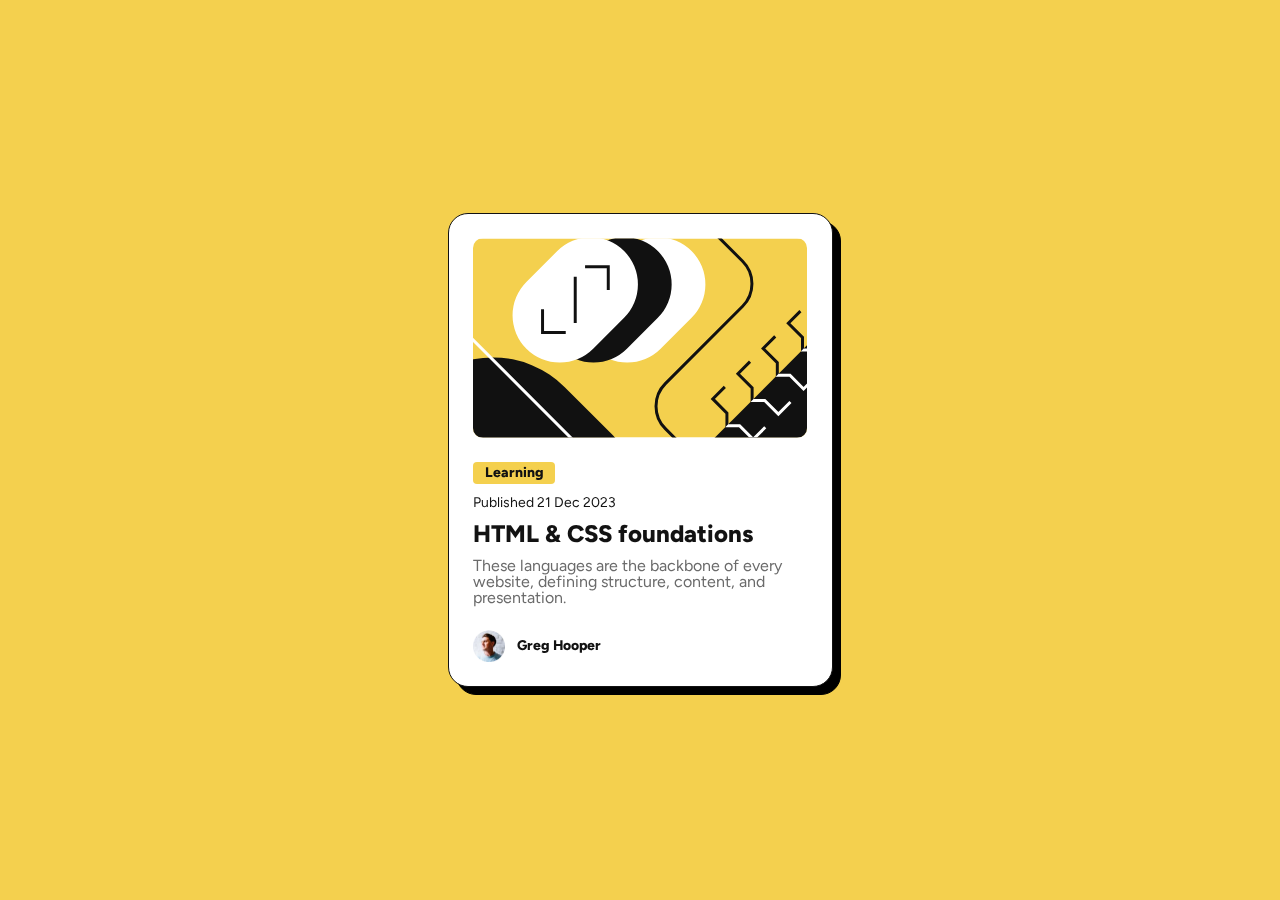
<file: Newbie-Challenges/blog-preview-card-main/index.html>
<!DOCTYPE html>
<html lang="en">
  <head>
    <meta charset="UTF-8" />
    <meta name="viewport" content="width=device-width, initial-scale=1.0" />

    <link
      rel="icon"
      type="image/png"
      sizes="32x32"
      href="./assets/images/favicon-32x32.png" />
    <link rel="stylesheet" href="./css/reset.css" />
    <link rel="stylesheet" href="./css/styles.css" />

    <title>Frontend Mentor | Blog preview card</title>
  </head>
  <body>
    <div class="container">
      <div class="card">
        <img
          class="blog__image"
          src="./assets/images/illustration-article.svg"
          alt="Illustration of a blog post" />
        <div class="content">
          <p class="content__category">Learning</p>
          <p class="content__published-date">Published 21 Dec 2023</p>
          <h1 class="content__title"><a href="#">HTML & CSS foundations</a></h1>
          <p class="content__description">
            These languages are the backbone of every website, defining
            structure, content, and presentation.
          </p>
          <div class="author">
            <img
              src="./assets/images/image-avatar.webp"
              alt="Image of Greg Hooper"
              class="author__img" />
            <div class="author__name">Greg Hooper</div>
          </div>
        </div>
      </div>
    </div>

    <!-- <div class="attribution">
      Challenge by
      <a href="https://www.frontendmentor.io?ref=challenge" target="_blank"
        >Frontend Mentor</a
      >. Coded by <a href="#">Your Name Here</a>.
    </div> -->
  </body>
</html>
</file>
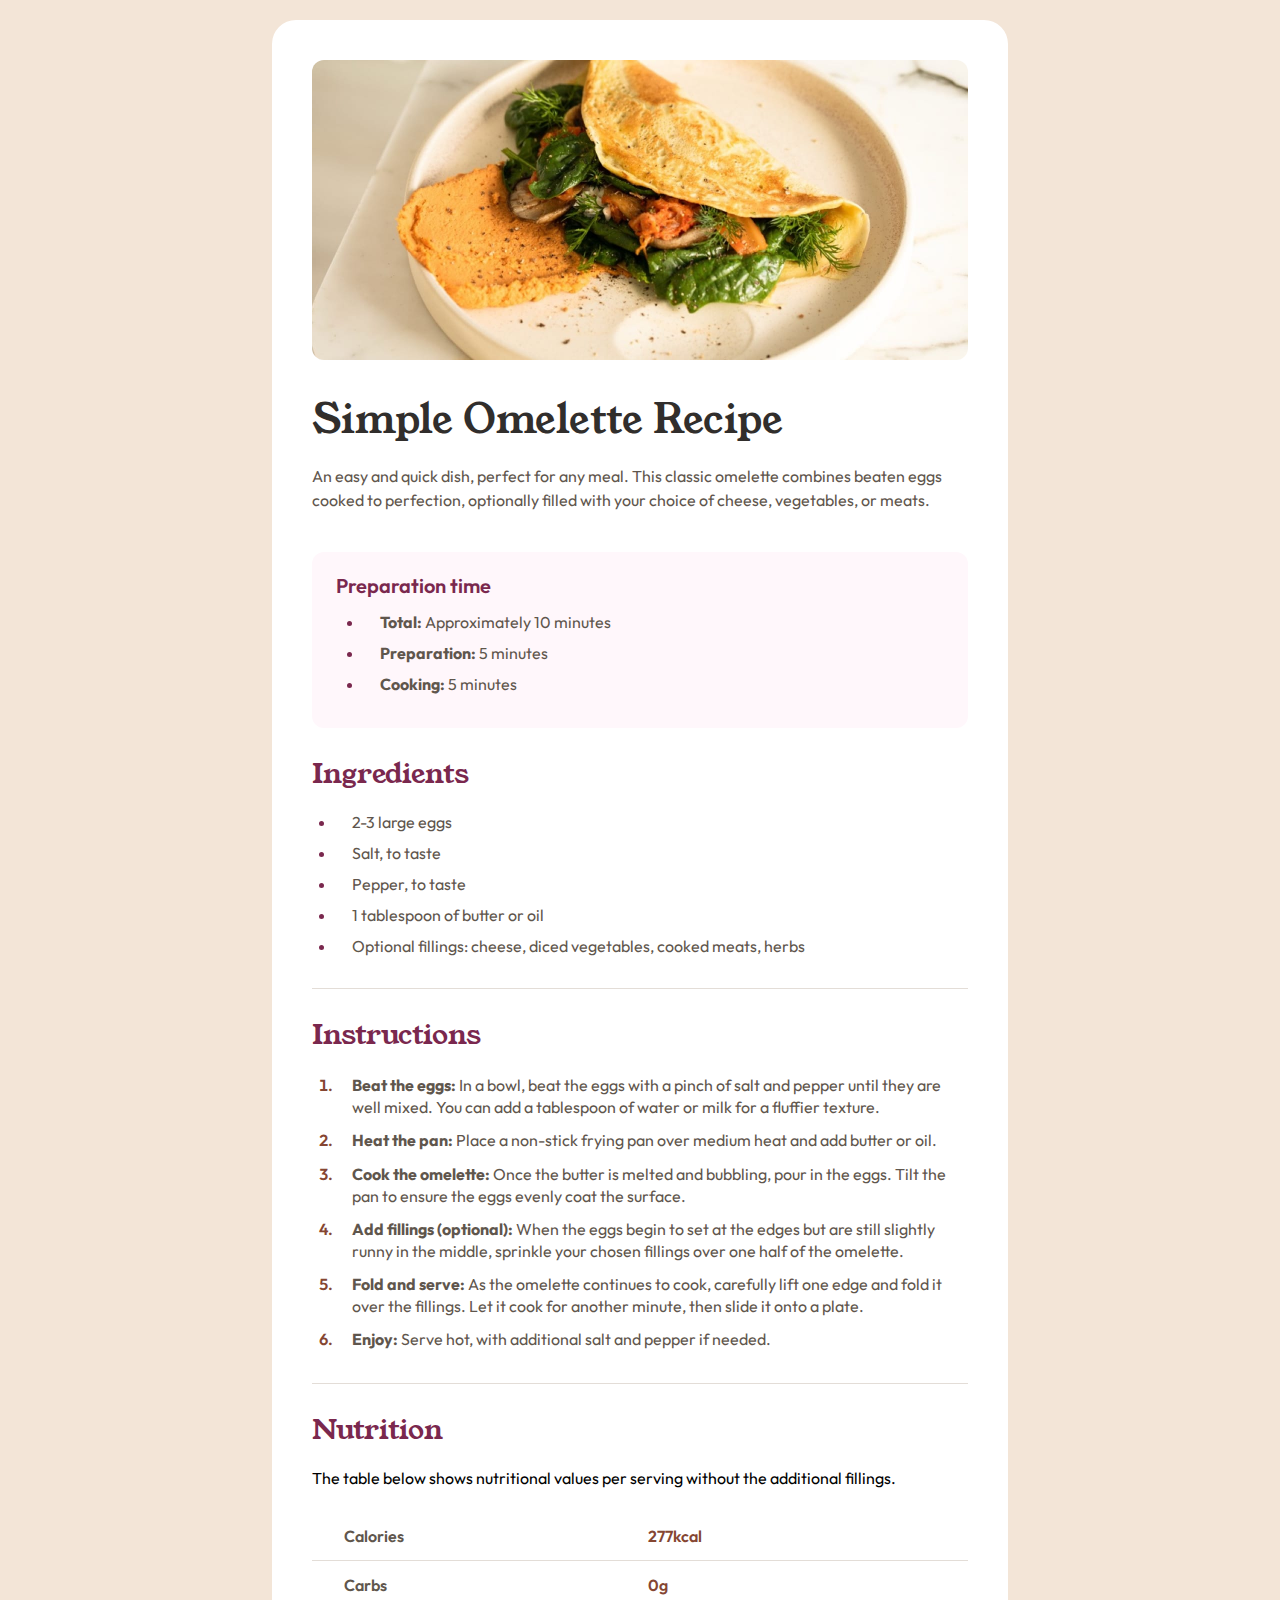
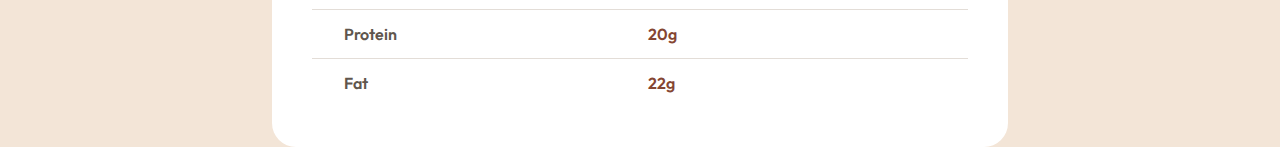
<file: Newbie-Challenges/recipe-page-main/index.html>
<!DOCTYPE html>
<html lang="en">
  <head>
    <meta charset="UTF-8" />
    <meta name="viewport" content="width=device-width, initial-scale=1.0" />
    <!-- displays site properly based on user's device -->

    <title>Frontend Mentor | Recipe page</title>

    <link rel="stylesheet" href="./css/reset.css" />
    <link rel="stylesheet" href="./css/styles.css" />
  </head>
  <body>
    <div class="container">
      <main>
        <img src="./assets/images/image-omelette.jpeg" alt="Simple Omelette Recipe">
        <header>
          <h1>Simple Omelette Recipe</h1>
          <p>
            An easy and quick dish, perfect for any meal. This classic omelette combines beaten eggs cooked to perfection, optionally filled with your choice of cheese, vegetables, or meats.
          </p>
        </header>
        <section class="prep-time">
          <h2>Preparation time</h2>
          <ul>
            <li><span>Total:</span> Approximately 10 minutes</span></li>
            <li><span>Preparation: </span>5 minutes</li>
            <li><span>Cooking:</span> 5 minutes</li>
          </ul>
        </section>
        <section class="ingredients">
          <h2>Ingredients</h2>
          <ul>
            <li>2-3 large eggs</li>
            <li>Salt, to taste</li>
            <li>Pepper, to taste</li>
            <li>1 tablespoon of butter or oil</li>
            <li>
              Optional fillings: cheese, diced vegetables, cooked meats, herbs
            </li>
          </ul>
        </section>
        <section class="instructions">
          <h2>Instructions</h2>
          <ol>
            <li>
              <strong>Beat the eggs:</strong> In a bowl, beat the eggs with a
              pinch of salt and pepper until they are well mixed. You can add a
              tablespoon of water or milk for a fluffier texture.
            </li>
            <li>
              <strong>Heat the pan:</strong> Place a non-stick frying pan over
              medium heat and add butter or oil.
            </li>
            <li>
              <strong>Cook the omelette:</strong> Once the butter is melted and
              bubbling, pour in the eggs. Tilt the pan to ensure the eggs evenly
              coat the surface.
            </li>
            <li>
              <strong>Add fillings (optional):</strong> When the eggs begin to set
              at the edges but are still slightly runny in the middle, sprinkle
              your chosen fillings over one half of the omelette.
            </li>
            <li>
              <strong>Fold and serve:</strong> As the omelette continues to cook,
              carefully lift one edge and fold it over the fillings. Let it cook
              for another minute, then slide it onto a plate.
            </li>
            <li>
              <strong>Enjoy:</strong> Serve hot, with additional salt and pepper
              if needed.
            </li>
          </ol>
        </section>
        <section class="nutrition">
          <h2>Nutrition</h2>
          <p>
            The table below shows nutritional values per serving without the
            additional fillings.
          </p>
          <table>
            <tr>
              <th>Calories</th>
              <td>277kcal</td>
            </tr>
            <tr>
              <th>Carbs</th>
              <td>0g</td>
            </tr>
              
             <tr>
              <th>Protein</th>
              <td>20g</td>
             </tr>
              <tr>
                <th>Fat</th>
              <td>22g</td>
              </tr>
            
          </table>
        </section>
        </main>
        
    </div>
  </body>
</html>
</file>
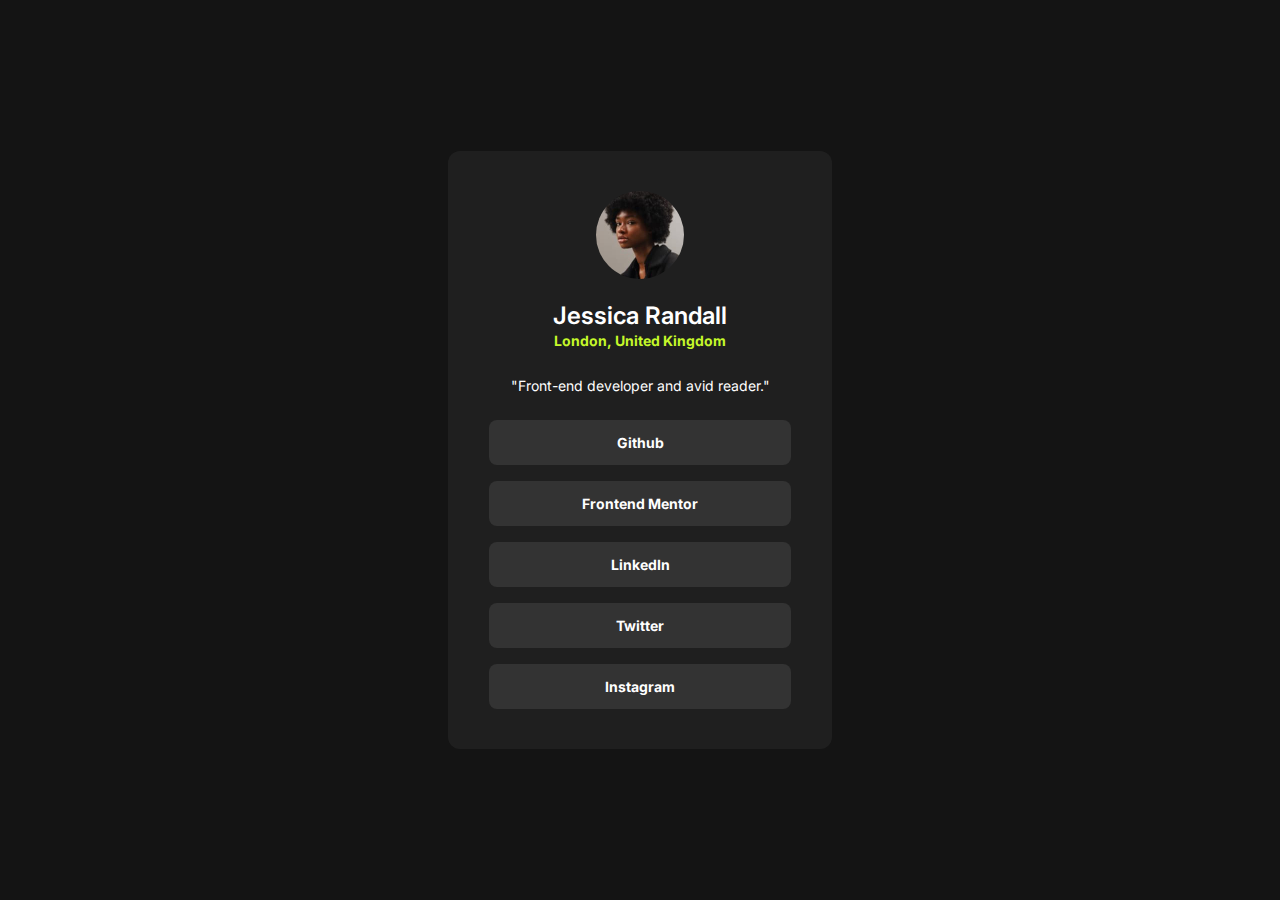
<file: Newbie-Challenges/social-links-profile-main/index.html>
<!DOCTYPE html>
<html lang="en">
  <head>
    <meta charset="UTF-8" />
    <meta name="viewport" content="width=device-width, initial-scale=1.0" />
    <link
      rel="icon"
      type="image/png"
      sizes="32x32"
      href="./assets/images/favicon-32x32.png" />
    <link rel="stylesheet" href="./css/reset.css" />
    <link rel="stylesheet" href="./css/styles.css" />

    <title>Frontend Mentor | Social links profile</title>
  </head>
  <body>
    <div class="container">
      <div class="profile">
        <div class="profile__image">
          <img
            src="./assets/images/avatar-jessica.jpeg"
            alt="Jessica Randall" />
        </div>
        <div class="profile__info">
          <h1 class="profile__name">Jessica Randall</h1>
          <p class="profile__location">London, United Kingdom</p>
          <p class="profile__comment">"Front-end developer and avid reader."</p>
        </div>
      </div>
      <div class="social-links">
        <ol>
          <li><a href="#">Github</a></li>
          <li><a href="#">Frontend Mentor</a></li>
          <li><a href="#">LinkedIn</a></li>
          <li><a href="#">Twitter</a></li>
          <li><a href="#">Instagram</a></li>
        </ol>
      </div>
    </div>

    <!-- <div class="attribution">
      Challenge by
      <a href="https://www.frontendmentor.io?ref=challenge" target="_blank"
        >Frontend Mentor</a
      >. Coded by <a href="#">Your Name Here</a>.
    </div> -->
  </body>
</html>
</file>
<file: Newbie-Challenges/blog-preview-card-main/css/styles.css>
@import url('https://fonts.googleapis.com/css2?family=Figtree:ital,wght@0,300..900;1,300..900&display=swap');

:root {
  --yellow: hsl(47, 88%, 63%);
  --white: hsl(0, 0%, 100%);
  --gray-500: hsl(0, 0%, 42%);
  --gray-950: hsl(0, 0%, 7%);
  --h1: 24px;
  --base-text: 16px;
  --text: 14px;
  --mt-24: 24px;
  --mt-12: 12px;
  --font: 'Figtree', sans-serif;
}

body {
  background-color: var(--yellow);
}

.container {
  display: flex;
  justify-content: center;
  align-items: center;
  height: 100vh;
}

.card {
  display: flex;
  flex-direction: column;
  justify-content: center;
  align-items: center;
  width: 335px;
  padding: 24px;
  background-color: var(--white);
  border-radius: 20px;
  border: 1px solid var(--gray-950);
  filter: drop-shadow(black 8px 8px);
}

.blog__image {
  height: 200px;
  border-radius: 10px;
}

.content {
  display: flex;
  flex-direction: column;
  margin-top: var(--mt-24);
  font-family: var(--font);
}

.content__category {
  width: 58px;
  padding: 4px 12px;
  background-color: var(--yellow);
  border-radius: 4px;
  font-weight: 800;
  font-size: var(--text);
  color: var(--gray-950);
}

.content__published-date {
  margin-top: var(--mt-12);
  font-size: var(--text);
  color: var(--gray-950);
}

.content__title {
  margin-top: var(--mt-12);
  font-size: var(--h1);
  color: var(--gray-950);
  font-weight: 800;
}

.content__title a:hover {
  color: var(--yellow);
  cursor: pointer;
}

.content__description {
  margin-top: var(--mt-12);
  font-size: var(--base-text);
  color: var(--gray-500);
}

.author {
  display: flex;
  align-items: center;
  margin-top: var(--mt-24);
}

.author__img {
  width: 32px;
  height: 32px;
  margin-right: 12px;
}

.author__name {
  font-size: var(--text);
  color: var(--gray-950);
  font-weight: 800;
}
</file>
<file: Newbie-Challenges/recipe-page-main/css/styles.css>
@import url('https://fonts.googleapis.com/css2?family=Young+Serif&display=swap');
@import url('https://fonts.googleapis.com/css2?family=Outfit:wght@100..900&display=swap');

body {
  background-color: #f3e5d7;
}
.container {
  display: flex;
  flex-direction: column;
  justify-content: center;
  align-items: center;
  padding-top: 20px;
}

main {
  display: flex;
  flex-direction: column;
  justify-content: center;
  width: 656px;
  background-color: #ffff;
  padding: 40px;
  border-radius: 24px;
}

main img {
  display: flex;
  justify-content: center;
  align-items: center;
  object-fit: fill;
  border-radius: 12px;
  margin-bottom: 40px;
}

header {
  width: 656px;
  margin-bottom: 40px;
}

header h1 {
  font-size: 40px;
  font-weight: 400;
  color: #312e2c;
  margin-bottom: 20px;
  font-family: Young Serif;
  margin-bottom: 24px;
}

header p {
  font-size: 16px;
  font-weight: 400;
  line-height: 1.5;
  color: #5f564d;
  font-family: 'Outfit', sans-serif;
}

.prep-time {
  padding: 24px;
  margin-bottom: 32px;
  border-radius: 12px;
  background-color: #fff7fb;
}

.prep-time h2 {
  font-size: 20px;
  font-weight: 600;
  color: #7a284e;
  margin-bottom: 16px;
  font-family: 'Outfit', sans-serif;
}

.prep-time ul {
  padding-left: 28px;

  list-style: disc;
  li::marker {
    color: #7a284e;
  }
  color: #5f564d;
}

.prep-time ul li {
  font-size: 16px;
  font-weight: 400;
  line-height: 1.3;
  font-family: 'Outfit', sans-serif;
  margin-bottom: 10px;
}

.prep-time ul li span {
  font-weight: 700;
  color: #5f564d;
  font-family: 'Outfit', sans-serif;
  font-size: 16px;
  padding-left: 16px;
}

.ingredients {
  margin-bottom: 32px;
}

.ingredients h2 {
  font-size: 28px;
  font-weight: 400;
  color: #7a284e;
  margin-bottom: 24px;
  font-family: Young Serif;
}

.ingredients ul {
  padding-left: 24px;
  list-style: disc;
  li::marker {
    color: #7a284e;
  }
  color: #5f564d;
  border-bottom: #e3ddd7 1px solid;
}

.ingredients ul li {
  font-size: 16px;
  font-weight: 400;
  line-height: 1.3;
  font-family: 'Outfit', sans-serif;
  margin-bottom: 10px;
  padding-left: 16px;
}

.ingredients ul li:last-child {
  margin-bottom: 32px;
}

.instructions {
  margin-bottom: 32px;
}

.instructions h2 {
  font-size: 28px;
  font-weight: 400;
  color: #7a284e;
  margin-bottom: 24px;
  font-family: Young Serif;
}

.instructions ol {
  padding-left: 24px;
  list-style: decimal;
  li::marker {
    color: #854632;
    font-weight: 600;
  }
  color: #5f564d;
  border-bottom: #e3ddd7 1px solid;
}

.instructions ol li {
  font-size: 16px;
  font-weight: 400;
  line-height: 1.3;
  font-family: 'Outfit', sans-serif;
  margin-bottom: 10px;
  padding-left: 16px;
}

.instructions ol li strong {
  font-weight: 700;
  line-height: 150%;
}

.instructions ol li:last-child {
  margin-bottom: 32px;
}

.nutrition h2 {
  font-size: 28px;
  font-weight: 400;
  color: #7a284e;
  margin-bottom: 24px;
  font-family: Young Serif;
}

.nutrition p {
  font-size: 16px;
  font-weight: 400;
  line-height: 1.3;
  font-family: 'Outfit', sans-serif;
  margin-bottom: 24px;
}

.nutrition table {
  width: 100%;
  border-collapse: collapse;
}

.nutrition table tr {
  border-bottom: 1px solid #e3ddd7;
}

.nutrition table tr:last-child {
  border-bottom: none;
}

.nutrition table th {
  font-size: 16px;
  font-weight: 600;
  color: #5f564d;
  text-align: left;
  padding-left: 32px;
  padding-bottom: 16px;
  padding-top: 16px;
  width: 288px;
  font-family: 'Outfit', sans-serif;
}

.nutrition table th:last-child {
  padding-bottom: none;
}

.nutrition table td {
  font-size: 16px;
  font-weight: 600;
  color: #854632;
  padding-bottom: 16px;
  padding-left: 16px;
  font-family: 'Outfit', sans-serif;
}

@media (max-width: 768px) {
  .container {
    padding-top: 0;
  }
  main {
    width: 100vw;
    padding: 0;
    display: flex;
    flex-direction: column;
    align-items: center;
    justify-content: center;
    border-radius: 0;
  }

  main img {
    max-width: 100%;
    height: auto;
    border-radius: 0;
  }

  header {
    width: 311px;
  }
  header h1 {
    font-size: 36px;
  }
  header p {
    font-size: 14px;
  }
  .prep-time {
    padding: 32px;
  }
  .prep-time h2 {
    font-size: 16px;
  }
  .prep-time ul li {
    font-size: 14px;
  }
  .prep-time ul li span {
    font-size: 14px;
  }

  .ingredients {
    padding: 32px;
  }

  .ingredients h2 {
    font-size: 24px;
  }
  .ingredients ul li {
    font-size: 14px;
  }

  .instructions {
    padding: 32px;
  }

  .instructions h2 {
    font-size: 24px;
  }

  .instructions ol li {
    font-size: 14px;
    width: 270px;
  }
  .instructions ol li strong {
    font-size: 16px;
  }

  .nutrition {
    padding-left: 32px;
    padding-right: 32px;
    padding-bottom: 40px;
  }

  .nutrition h2 {
    font-size: 24px;
  }
  .nutrition p {
    font-size: 14px;
  }
  .nutrition table th {
    font-size: 14px;
    padding-left: 16px;
  }
  .nutrition table td {
    font-size: 14px;
    padding-left: 16px;
  }
}
</file>
<file: Newbie-Challenges/social-links-profile-main/css/styles.css>
@import url('https://fonts.googleapis.com/css2?family=Inter:ital,opsz,wght@0,14..32,100..900;1,14..32,100..900&display=swap');

:root {
  --green: hsl(75, 94%, 57%);
  --white: hsl(0, 0%, 100%);
  --grey: hsl(0, 0%, 20%);
  --dark-grey: hsl(0, 0%, 12%);
  --off-black: hsl(0, 0%, 8%);
  --mb-24: 24px;
}

body {
  display: flex;
  justify-content: center;
  align-items: center;
  font-family: 'Inter', sans-serif;
  background-color: var(--off-black);
  height: 100vh;
}

.container {
  display: flex;
  flex-direction: column;
  align-items: center;
  padding: 40px;
  background-color: var(--dark-grey);
  border-radius: 12px;
  width: 304px;
}

.profile {
  display: flex;
  flex-direction: column;
  align-items: center;
}

.profile__image img {
  border-radius: 50%;
  width: 88px;
  height: 88px;
  margin-bottom: var(--mb-24);
}

.profile__info {
  text-align: center;
  margin-bottom: var(--mb-24);
}

.profile__name {
  font-size: 24px;
  line-height: 21px;
  font-weight: 600;
  color: var(--white);
  letter-spacing: 0;
  vertical-align: top;
  margin-bottom: 4px;
}

.profile__location {
  font-size: 14px;
  line-height: 21px;
  font-weight: 700;
  color: var(--green);
  letter-spacing: 0;
  vertical-align: top;
  margin-bottom: var(--mb-24);
}

.profile__comment {
  font-size: 14px;
  line-height: 21px;
  font-weight: 400;
  color: var(--white);
  letter-spacing: 0;
  vertical-align: top;
}

.social-links {
  display: flex;
  justify-content: center;
}

.social-links li {
  background-color: var(--grey);
  border-radius: 8px;
  height: 45px;
  width: 302px;
}

.social-links li:not(:last-child) {
  margin-bottom: 16px;
}

.social-links a {
  display: flex;
  align-items: center;
  justify-content: center;
  font-size: 14px;
  font-weight: 700;
  line-height: 21px;
  height: 100%;
  color: var(--white);
}

.social-links li:hover {
  background-color: var(--green);
}

.social-links li:hover a {
  color: var(--grey);
}

@media (max-width: 768px) {
  .container {
    width: 327px;
    padding: 24px;
  }
}
</file>
